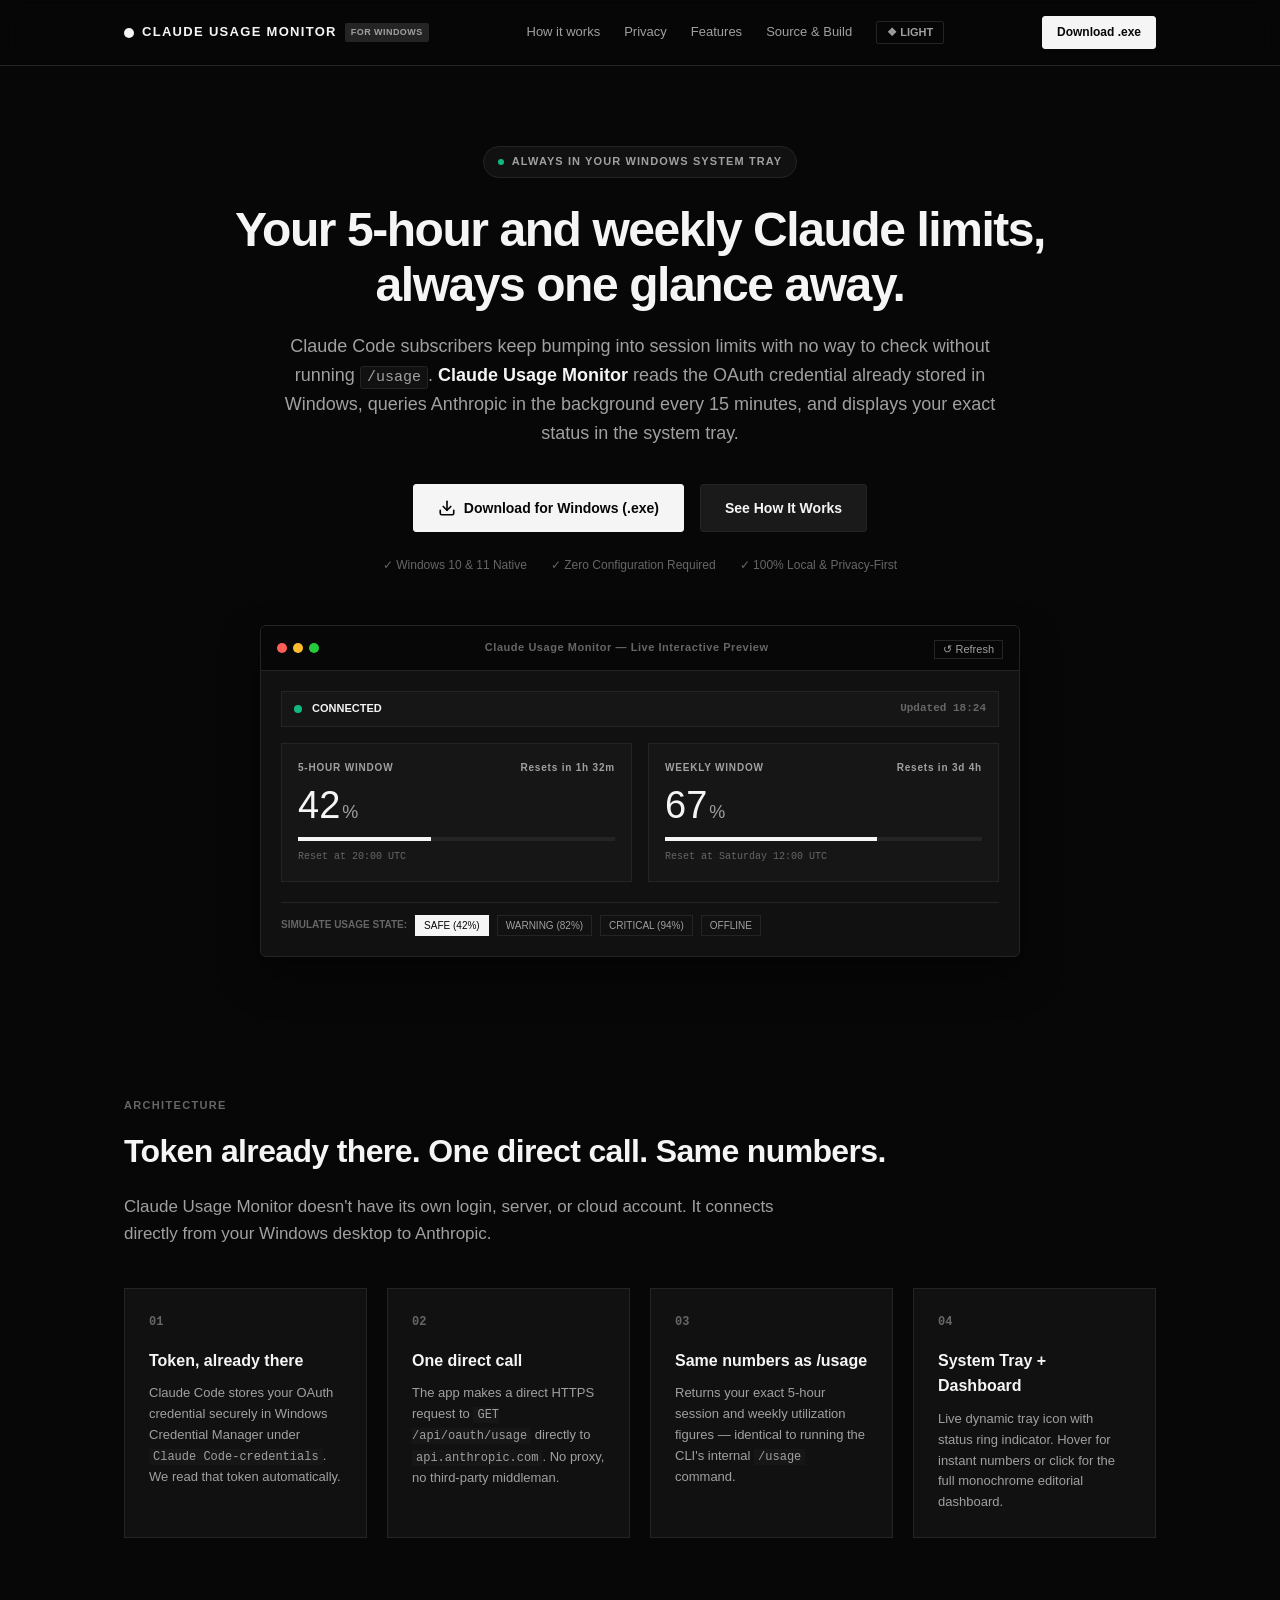
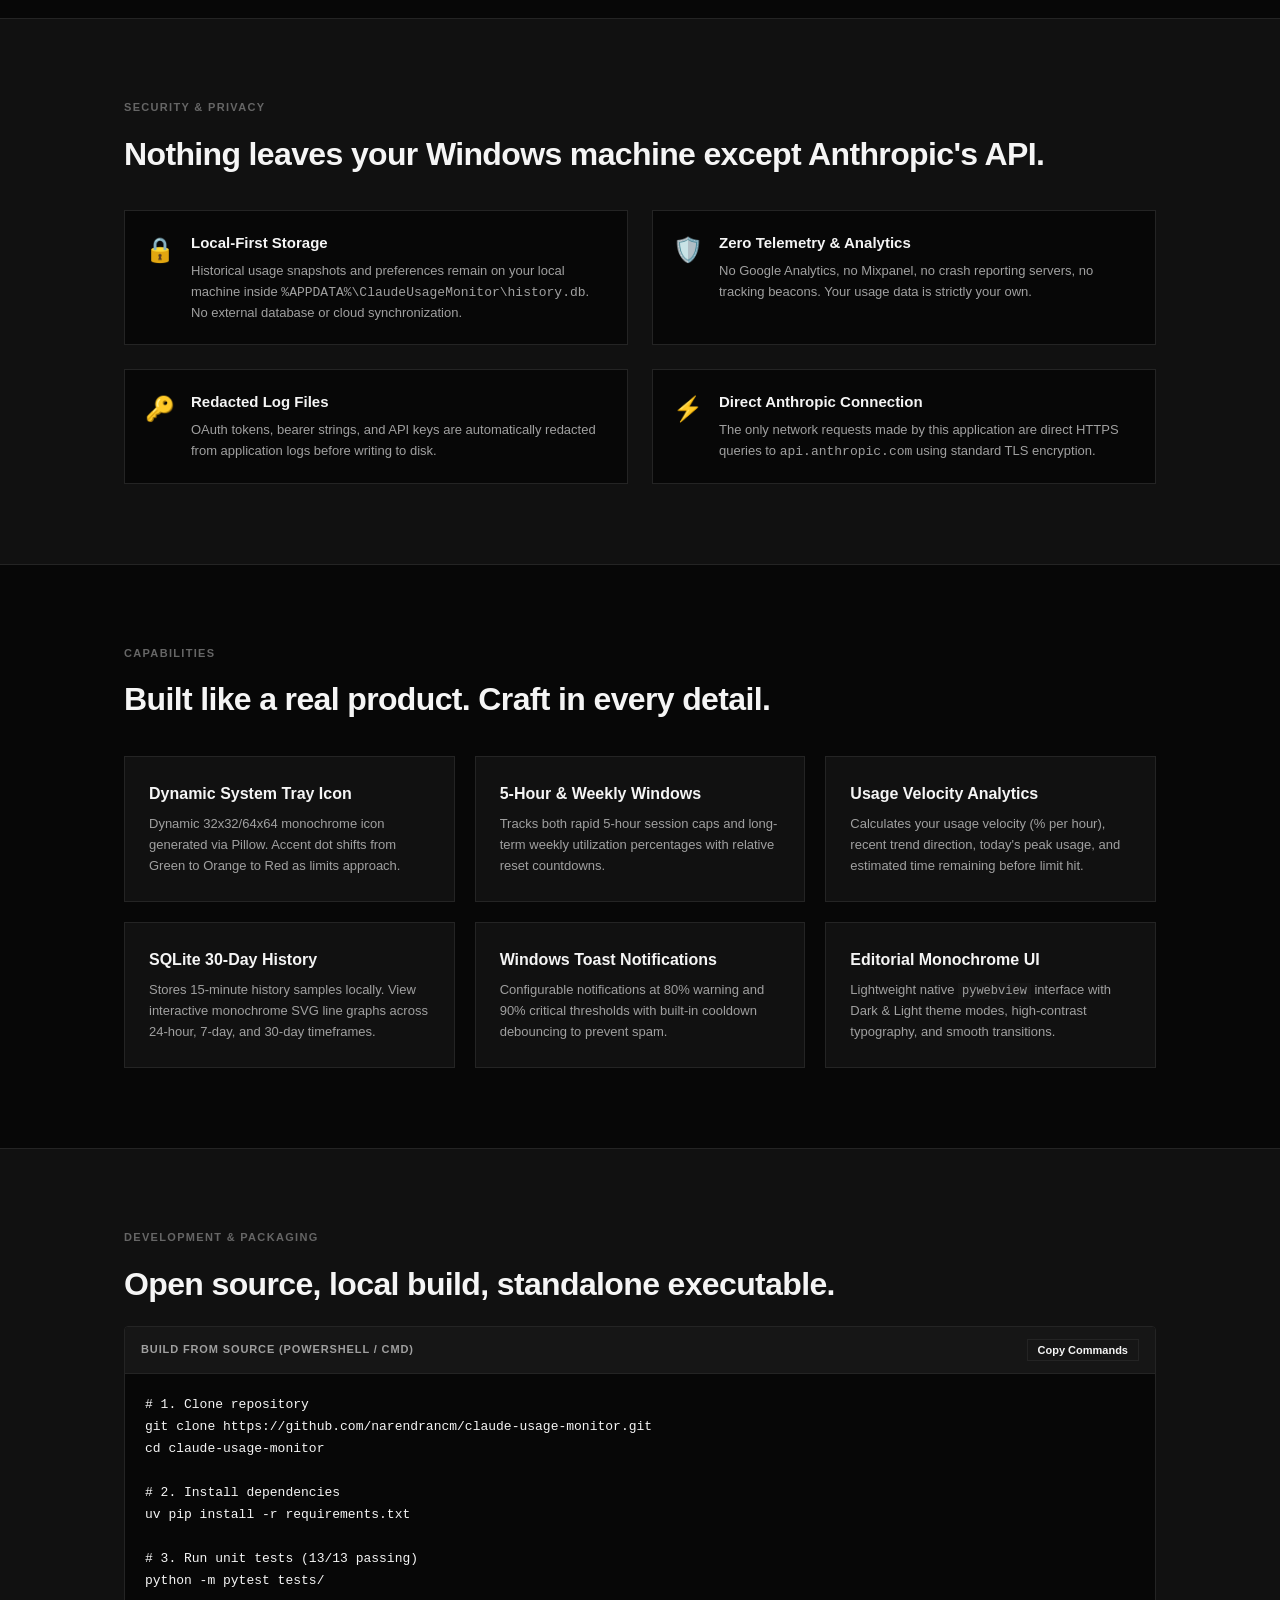
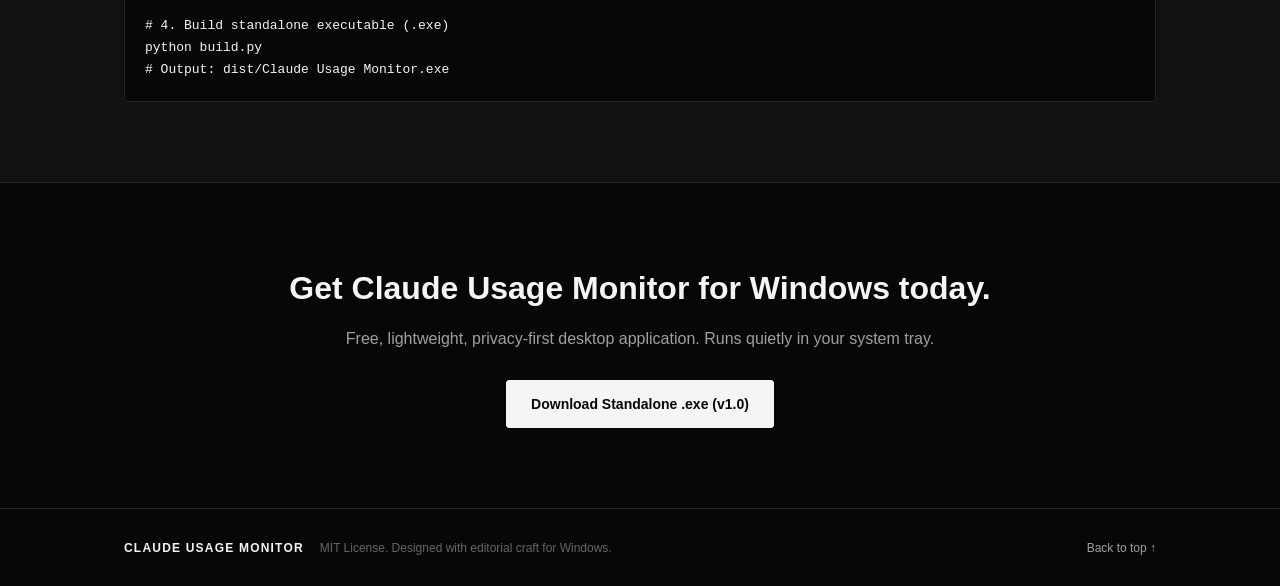
<file: website/index.html>
<!DOCTYPE html>
<html lang="en" data-theme="dark">
<head>
  <meta charset="UTF-8">
  <meta name="viewport" content="width=device-width, initial-scale=1.0">
  <title>Claude Usage Monitor for Windows — System Tray App for Claude Code Limits</title>
  <meta name="description" content="No more running /usage in terminal. Claude Usage Monitor reads the OAuth token Claude Code already stores in Windows Credential Manager and tracks your 5-hour and weekly limits in your system tray.">
  <meta name="keywords" content="Claude Code, Anthropic, Claude Usage, Windows System Tray, Developer Utility, Monochromatic UI">
  <link rel="stylesheet" href="style.css">
</head>
<body>
  <!-- Top Navigation Header -->
  <header class="site-header" id="top">
    <div class="container header-container">
      <a href="#top" class="brand-logo" id="brand-logo-link">
        <span class="brand-icon"></span>
        <span class="brand-name">CLAUDE USAGE MONITOR</span>
        <span class="platform-badge">FOR WINDOWS</span>
      </a>
      <nav class="nav-links">
        <a href="#how-it-works" class="nav-link" id="nav-how">How it works</a>
        <a href="#privacy" class="nav-link" id="nav-privacy">Privacy</a>
        <a href="#features" class="nav-link" id="nav-features">Features</a>
        <a href="#build" class="nav-link" id="nav-build">Source & Build</a>
        <button id="theme-toggle-btn" class="theme-toggle" aria-label="Toggle visual theme">
          <span id="theme-icon">❖</span> <span id="theme-text">LIGHT</span>
        </button>
      </nav>
      <div class="header-actions">
        <a href="#download" class="btn btn-sm btn-primary" id="header-download-btn">Download .exe</a>
      </div>
    </div>
  </header>

  <!-- Hero Section -->
  <section class="hero-section">
    <div class="container hero-container">
      <div class="hero-badge">
        <span class="status-dot"></span> ALWAYS IN YOUR WINDOWS SYSTEM TRAY
      </div>
      <h1 class="hero-title">Your 5-hour and weekly Claude limits, always one glance away.</h1>
      <p class="hero-subtitle">
        Claude Code subscribers keep bumping into session limits with no way to check without running <code>/usage</code>. 
        <strong>Claude Usage Monitor</strong> reads the OAuth credential already stored in Windows, queries Anthropic in the background every 15 minutes, and displays your exact status in the system tray.
      </p>

      <div class="hero-ctas">
        <a href="https://github.com/narendrancm/claude-usage-monitor/releases/download/v1.0.0/Claude.Usage.Monitor.exe" class="btn btn-lg btn-primary" id="hero-download-btn">
          <svg width="18" height="18" viewBox="0 0 24 24" fill="none" stroke="currentColor" stroke-width="2.2" stroke-linecap="round" stroke-linejoin="round"><path d="M21 15v4a2 2 0 0 1-2 2H5a2 2 0 0 1-2-2v-4"></path><polyline points="7 10 12 15 17 10"></polyline><line x1="12" y1="15" x2="12" y2="3"></line></svg>
          Download for Windows (.exe)
        </a>
        <a href="#how-it-works" class="btn btn-lg btn-secondary" id="hero-learn-btn">
          See How It Works
        </a>
      </div>

      <div class="hero-meta">
        <span>✓ Windows 10 & 11 Native</span>
        <span>✓ Zero Configuration Required</span>
        <span>✓ 100% Local & Privacy-First</span>
      </div>

      <!-- Interactive Mockup Demo -->
      <div class="demo-wrapper">
        <div class="mockup-frame">
          <div class="mockup-header">
            <div class="mockup-window-controls">
              <span class="control-dot red"></span>
              <span class="control-dot yellow"></span>
              <span class="control-dot green"></span>
            </div>
            <span class="mockup-title">Claude Usage Monitor — Live Interactive Preview</span>
            <div class="mockup-actions">
              <button id="demo-refresh-btn" class="mockup-btn">↺ Refresh</button>
            </div>
          </div>
          <div class="mockup-body">
            <!-- Simulated Overview Dashboard -->
            <div class="demo-status-bar">
              <div class="demo-dot safe" id="demo-dot"></div>
              <span id="demo-status-text">CONNECTED</span>
              <span class="demo-time" id="demo-time">Updated 18:24</span>
            </div>
            <div class="demo-grid">
              <div class="demo-card">
                <div class="demo-card-head">
                  <span>5-HOUR WINDOW</span>
                  <span id="demo-fh-reset">Resets in 1h 32m</span>
                </div>
                <div class="demo-val-row">
                  <span class="demo-val" id="demo-fh-num">42</span>
                  <span class="demo-pct">%</span>
                </div>
                <div class="demo-bar-track">
                  <div class="demo-bar-fill" id="demo-fh-fill" style="width: 42%;"></div>
                </div>
                <div class="demo-sub">Reset at 20:00 UTC</div>
              </div>

              <div class="demo-card">
                <div class="demo-card-head">
                  <span>WEEKLY WINDOW</span>
                  <span id="demo-sd-reset">Resets in 3d 4h</span>
                </div>
                <div class="demo-val-row">
                  <span class="demo-val" id="demo-sd-num">67</span>
                  <span class="demo-pct">%</span>
                </div>
                <div class="demo-bar-track">
                  <div class="demo-bar-fill" id="demo-sd-fill" style="width: 67%;"></div>
                </div>
                <div class="demo-sub">Reset at Saturday 12:00 UTC</div>
              </div>
            </div>

            <!-- Demo Interactive Controls -->
            <div class="demo-simulator-bar">
              <span>SIMULATE USAGE STATE:</span>
              <button class="sim-btn active" data-state="safe">SAFE (42%)</button>
              <button class="sim-btn" data-state="warning">WARNING (82%)</button>
              <button class="sim-btn" data-state="critical">CRITICAL (94%)</button>
              <button class="sim-btn" data-state="offline">OFFLINE</button>
            </div>
          </div>
        </div>
      </div>
    </div>
  </section>

  <!-- How It Works Section -->
  <section class="section" id="how-it-works">
    <div class="container">
      <div class="section-label">ARCHITECTURE</div>
      <h2 class="section-title">Token already there. One direct call. Same numbers.</h2>
      <p class="section-lead">
        Claude Usage Monitor doesn't have its own login, server, or cloud account. It connects directly from your Windows desktop to Anthropic.
      </p>

      <div class="steps-grid">
        <div class="step-card">
          <div class="step-number">01</div>
          <h3 class="step-title">Token, already there</h3>
          <p class="step-desc">
            Claude Code stores your OAuth credential securely in Windows Credential Manager under <code>Claude Code-credentials</code>. We read that token automatically.
          </p>
        </div>

        <div class="step-card">
          <div class="step-number">02</div>
          <h3 class="step-title">One direct call</h3>
          <p class="step-desc">
            The app makes a direct HTTPS request to <code>GET /api/oauth/usage</code> directly to <code>api.anthropic.com</code>. No proxy, no third-party middleman.
          </p>
        </div>

        <div class="step-card">
          <div class="step-number">03</div>
          <h3 class="step-title">Same numbers as /usage</h3>
          <p class="step-desc">
            Returns your exact 5-hour session and weekly utilization figures — identical to running the CLI's internal <code>/usage</code> command.
          </p>
        </div>

        <div class="step-card">
          <div class="step-number">04</div>
          <h3 class="step-title">System Tray + Dashboard</h3>
          <p class="step-desc">
            Live dynamic tray icon with status ring indicator. Hover for instant numbers or click for the full monochrome editorial dashboard.
          </p>
        </div>
      </div>
    </div>
  </section>

  <!-- Privacy & Security Section -->
  <section class="section section-alt" id="privacy">
    <div class="container">
      <div class="section-label">SECURITY & PRIVACY</div>
      <h2 class="section-title">Nothing leaves your Windows machine except Anthropic's API.</h2>
      
      <div class="privacy-box">
        <div class="privacy-feature">
          <div class="privacy-icon">🔒</div>
          <div>
            <h4>Local-First Storage</h4>
            <p>Historical usage snapshots and preferences remain on your local machine inside <code>%APPDATA%\ClaudeUsageMonitor\history.db</code>. No external database or cloud synchronization.</p>
          </div>
        </div>

        <div class="privacy-feature">
          <div class="privacy-icon">🛡️</div>
          <div>
            <h4>Zero Telemetry & Analytics</h4>
            <p>No Google Analytics, no Mixpanel, no crash reporting servers, no tracking beacons. Your usage data is strictly your own.</p>
          </div>
        </div>

        <div class="privacy-feature">
          <div class="privacy-icon">🔑</div>
          <div>
            <h4>Redacted Log Files</h4>
            <p>OAuth tokens, bearer strings, and API keys are automatically redacted from application logs before writing to disk.</p>
          </div>
        </div>

        <div class="privacy-feature">
          <div class="privacy-icon">⚡</div>
          <div>
            <h4>Direct Anthropic Connection</h4>
            <p>The only network requests made by this application are direct HTTPS queries to <code>api.anthropic.com</code> using standard TLS encryption.</p>
          </div>
        </div>
      </div>
    </div>
  </section>

  <!-- Features Section -->
  <section class="section" id="features">
    <div class="container">
      <div class="section-label">CAPABILITIES</div>
      <h2 class="section-title">Built like a real product. Craft in every detail.</h2>

      <div class="features-grid">
        <div class="feature-card">
          <h3 class="feature-title">Dynamic System Tray Icon</h3>
          <p class="feature-desc">Dynamic 32x32/64x64 monochrome icon generated via Pillow. Accent dot shifts from Green to Orange to Red as limits approach.</p>
        </div>

        <div class="feature-card">
          <h3 class="feature-title">5-Hour & Weekly Windows</h3>
          <p class="feature-desc">Tracks both rapid 5-hour session caps and long-term weekly utilization percentages with relative reset countdowns.</p>
        </div>

        <div class="feature-card">
          <h3 class="feature-title">Usage Velocity Analytics</h3>
          <p class="feature-desc">Calculates your usage velocity (% per hour), recent trend direction, today's peak usage, and estimated time remaining before limit hit.</p>
        </div>

        <div class="feature-card">
          <h3 class="feature-title">SQLite 30-Day History</h3>
          <p class="feature-desc">Stores 15-minute history samples locally. View interactive monochrome SVG line graphs across 24-hour, 7-day, and 30-day timeframes.</p>
        </div>

        <div class="feature-card">
          <h3 class="feature-title">Windows Toast Notifications</h3>
          <p class="feature-desc">Configurable notifications at 80% warning and 90% critical thresholds with built-in cooldown debouncing to prevent spam.</p>
        </div>

        <div class="feature-card">
          <h3 class="feature-title">Editorial Monochrome UI</h3>
          <p class="feature-desc">Lightweight native <code>pywebview</code> interface with Dark & Light theme modes, high-contrast typography, and smooth transitions.</p>
        </div>
      </div>
    </div>
  </section>

  <!-- Source & Build Section -->
  <section class="section section-alt" id="build">
    <div class="container">
      <div class="section-label">DEVELOPMENT & PACKAGING</div>
      <h2 class="section-title">Open source, local build, standalone executable.</h2>
      
      <div class="code-showcase">
        <div class="code-header">
          <span class="code-title">BUILD FROM SOURCE (POWERSHELL / CMD)</span>
          <button id="copy-code-btn" class="copy-btn">Copy Commands</button>
        </div>
        <pre class="code-block"><code id="code-content"># 1. Clone repository
git clone https://github.com/narendrancm/claude-usage-monitor.git
cd claude-usage-monitor

# 2. Install dependencies
uv pip install -r requirements.txt

# 3. Run unit tests (13/13 passing)
python -m pytest tests/

# 4. Build standalone executable (.exe)
python build.py
# Output: dist/Claude Usage Monitor.exe</code></pre>
      </div>
    </div>
  </section>

  <!-- Download CTA Banner -->
  <section class="download-banner" id="download">
    <div class="container download-container">
      <h2 class="download-title">Get Claude Usage Monitor for Windows today.</h2>
      <p class="download-desc">Free, lightweight, privacy-first desktop application. Runs quietly in your system tray.</p>
      <div class="download-ctas">
        <a href="https://github.com/narendrancm/claude-usage-monitor/releases/download/v1.0.0/Claude.Usage.Monitor.exe" class="btn btn-lg btn-primary" id="footer-download-btn">
          Download Standalone .exe (v1.0)
        </a>
      </div>
    </div>
  </section>

  <!-- Footer -->
  <footer class="site-footer">
    <div class="container footer-container">
      <div class="footer-left">
        <span class="footer-brand">CLAUDE USAGE MONITOR</span>
        <span class="footer-copy">MIT License. Designed with editorial craft for Windows.</span>
      </div>
      <div class="footer-right">
        <a href="#top">Back to top ↑</a>
      </div>
    </div>
  </footer>

  <script src="script.js"></script>
</body>
</html>
</file>
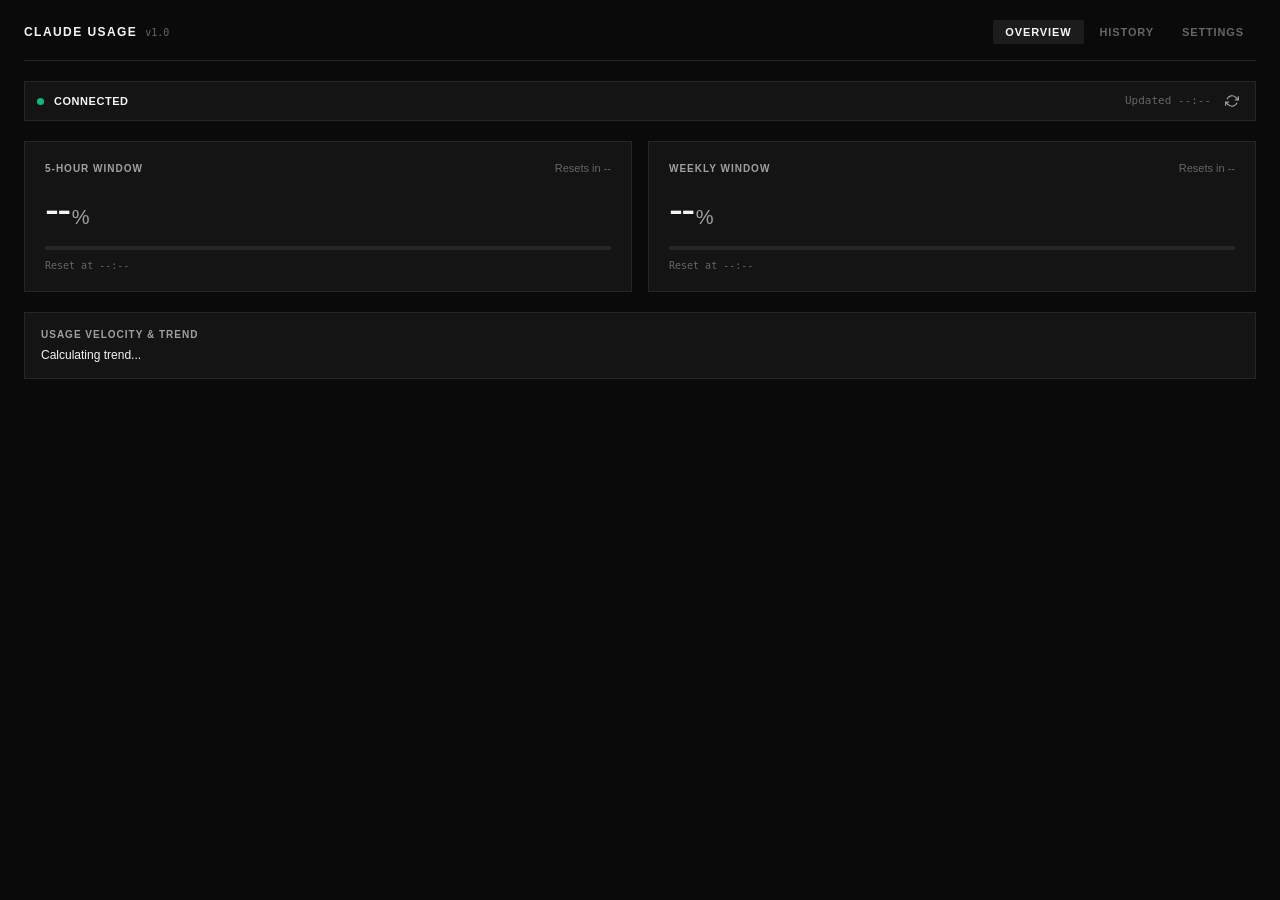
<file: ui/assets/index.html>
<!DOCTYPE html>
<html lang="en" data-theme="dark">
<head>
  <meta charset="UTF-8">
  <meta name="viewport" content="width=device-width, initial-scale=1.0">
  <title>Claude Usage Monitor</title>
  <link rel="stylesheet" href="style.css">
</head>
<body>
  <div class="app-container">
    <!-- Header Navigation -->
    <header class="app-header">
      <div class="brand">
        <span class="brand-title">CLAUDE USAGE</span>
        <span class="version-tag">v1.0</span>
      </div>
      <nav class="tab-nav">
        <button class="tab-btn active" data-tab="overview">OVERVIEW</button>
        <button class="tab-btn" data-tab="history">HISTORY</button>
        <button class="tab-btn" data-tab="settings">SETTINGS</button>
      </nav>
    </header>

    <!-- Main Content Panels -->
    <main class="content-area">
      <!-- OVERVIEW TAB -->
      <section id="tab-overview" class="tab-pane active">
        <!-- Status Banner -->
        <div class="status-banner" id="status-banner">
          <div class="status-indicator-dot" id="status-dot"></div>
          <span class="status-label" id="status-label">CONNECTED</span>
          <span class="status-timestamp" id="status-time">Updated --:--</span>
          <button class="icon-refresh-btn" id="btn-refresh" title="Refresh Now">
            <svg width="14" height="14" viewBox="0 0 24 24" fill="none" stroke="currentColor" stroke-width="2">
              <path d="M23 4v6h-6M1 20v-6h6"></path>
              <path d="M3.51 9a9 9 0 0 1 14.85-3.36L23 10M1 14l4.64 4.36A9 9 0 0 0 20.49 15"></path>
            </svg>
          </button>
        </div>

        <!-- Metric Grid -->
        <div class="editorial-grid">
          <!-- 5-Hour Window -->
          <div class="metric-card">
            <div class="metric-header">
              <span class="metric-title">5-HOUR WINDOW</span>
              <span class="metric-reset" id="fh-reset">Resets in --</span>
            </div>
            <div class="metric-value-display">
              <span class="metric-number" id="fh-val">--</span>
              <span class="metric-percent">%</span>
            </div>
            <div class="progress-bar-track">
              <div class="progress-bar-fill" id="fh-bar" style="width: 0%;"></div>
            </div>
            <div class="metric-subtext" id="fh-reset-exact">Reset at --:--</div>
          </div>

          <!-- Weekly Window -->
          <div class="metric-card">
            <div class="metric-header">
              <span class="metric-title">WEEKLY WINDOW</span>
              <span class="metric-reset" id="sd-reset">Resets in --</span>
            </div>
            <div class="metric-value-display">
              <span class="metric-number" id="sd-val">--</span>
              <span class="metric-percent">%</span>
            </div>
            <div class="progress-bar-track">
              <div class="progress-bar-fill" id="sd-bar" style="width: 0%;"></div>
            </div>
            <div class="metric-subtext" id="sd-reset-exact">Reset at --:--</div>
          </div>
        </div>

        <!-- Analytics Callout Banner -->
        <div class="analytics-callout" id="analytics-box">
          <div class="analytics-header">USAGE VELOCITY & TREND</div>
          <div class="analytics-body" id="analytics-summary">Calculating trend...</div>
        </div>
      </section>

      <!-- HISTORY TAB -->
      <section id="tab-history" class="tab-pane">
        <div class="section-title-bar">
          <span class="section-heading">USAGE HISTORY</span>
          <div class="time-range-picker">
            <button class="range-btn active" data-range="24">24H</button>
            <button class="range-btn" data-range="168">7D</button>
            <button class="range-btn" data-range="720">30D</button>
          </div>
        </div>

        <!-- SVG Chart Container -->
        <div class="chart-container">
          <svg id="history-chart" width="100%" height="220" viewBox="0 0 600 220" preserveAspectRatio="none">
            <!-- Grid lines & SVG path drawn by app.js -->
          </svg>
          <div class="chart-tooltip" id="chart-tooltip"></div>
        </div>

        <!-- Peak Stats Footer -->
        <div class="stats-row">
          <div class="stat-item">
            <span class="stat-label">PEAK TODAY (5-HR)</span>
            <span class="stat-value" id="stat-peak-5h">--%</span>
          </div>
          <div class="stat-item">
            <span class="stat-label">PEAK TODAY (WEEKLY)</span>
            <span class="stat-value" id="stat-peak-weekly">--%</span>
          </div>
          <div class="stat-item">
            <span class="stat-label">USAGE VELOCITY</span>
            <span class="stat-value" id="stat-velocity">--%/hr</span>
          </div>
        </div>
      </section>

      <!-- SETTINGS TAB -->
      <section id="tab-settings" class="tab-pane">
        <div class="section-title-bar">
          <span class="section-heading">PREFERENCES & SECURITY</span>
        </div>

        <form id="settings-form" class="settings-form">
          <div class="setting-row">
            <div class="setting-info">
              <label class="setting-title">Polling Interval</label>
              <span class="setting-desc">Frequency of automatic Anthropic API queries.</span>
            </div>
            <select id="setting-poll-interval" class="setting-control select-control">
              <option value="5">Every 5 minutes</option>
              <option value="15" selected>Every 15 minutes (Default)</option>
              <option value="30">Every 30 minutes</option>
              <option value="60">Every 1 hour</option>
            </select>
          </div>

          <div class="setting-row">
            <div class="setting-info">
              <label class="setting-title">Warning Threshold</label>
              <span class="setting-desc">Trigger warning state when utilization exceeds percentage.</span>
            </div>
            <input type="number" id="setting-warning-threshold" class="setting-control input-number" value="80" min="50" max="95">
          </div>

          <div class="setting-row">
            <div class="setting-info">
              <label class="setting-title">Critical Threshold</label>
              <span class="setting-desc">Trigger critical state when utilization exceeds percentage.</span>
            </div>
            <input type="number" id="setting-critical-threshold" class="setting-control input-number" value="90" min="60" max="99">
          </div>

          <div class="setting-row">
            <div class="setting-info">
              <label class="setting-title">Run at Startup</label>
              <span class="setting-desc">Automatically launch in Windows system tray when logging in.</span>
            </div>
            <label class="switch">
              <input type="checkbox" id="setting-startup">
              <span class="slider"></span>
            </label>
          </div>

          <div class="setting-row">
            <div class="setting-info">
              <label class="setting-title">Visual Theme</label>
              <span class="setting-desc">Toggle between Editorial Dark and Light monochrome modes.</span>
            </div>
            <button type="button" id="btn-theme-toggle" class="theme-toggle-btn">
              <span id="theme-toggle-label">DARK MODE</span>
            </button>
          </div>

          <div class="setting-row">
            <div class="setting-info">
              <label class="setting-title">OAuth Token Override</label>
              <span class="setting-desc">Optional token override stored securely in Windows Credential Manager.</span>
            </div>
            <input type="password" id="setting-custom-token" class="setting-control input-text" placeholder="Optional token override">
          </div>

          <div class="form-actions">
            <button type="submit" class="btn-primary">SAVE PREFERENCES</button>
            <span class="save-toast" id="save-toast">Saved</span>
          </div>
        </form>
      </section>
    </main>
  </div>
  <script src="app.js"></script>
</body>
</html>
</file>
<file: website/style.css>
/* CLAUDE USAGE MONITOR — LANDING WEBSITE STYLESHEET */

:root[data-theme="dark"] {
  --bg-main: #070707;
  --bg-alt: #111111;
  --bg-card: #161616;
  --border: #242424;
  --border-hover: #444444;
  --text-main: #f5f5f5;
  --text-sub: #a0a0a0;
  --text-muted: #666666;
  --btn-bg: #f5f5f5;
  --btn-text: #070707;
  --btn-sec-bg: #1a1a1a;
  --btn-sec-text: #f5f5f5;
  --status-safe: #10b981;
  --status-warning: #f59e0b;
  --status-critical: #ef4444;
  --status-offline: #737373;
}

:root[data-theme="light"] {
  --bg-main: #f8f8f8;
  --bg-alt: #ffffff;
  --bg-card: #f1f1f1;
  --border: #e2e2e2;
  --border-hover: #cccccc;
  --text-main: #0a0a0a;
  --text-sub: #555555;
  --text-muted: #888888;
  --btn-bg: #070707;
  --btn-text: #ffffff;
  --btn-sec-bg: #e5e5e5;
  --btn-sec-text: #0a0a0a;
  --status-safe: #059669;
  --status-warning: #d97706;
  --status-critical: #dc2626;
  --status-offline: #9ca3af;
}

* {
  box-sizing: border-box;
  margin: 0;
  padding: 0;
  font-family: -apple-system, BlinkMacSystemFont, "SF Pro Display", "Segoe UI", Roboto, sans-serif;
  -webkit-font-smoothing: antialiased;
}

html {
  scroll-behavior: smooth;
}

body {
  background-color: var(--bg-main);
  color: var(--text-main);
  line-height: 1.6;
  font-size: 15px;
  transition: background-color 250ms ease, color 250ms ease;
}

code, pre, .mono {
  font-family: 'JetBrains Mono', 'Cascadia Code', Consolas, monospace;
}

.container {
  max-width: 1080px;
  margin: 0 auto;
  padding: 0 24px;
}

/* HEADER */
.site-header {
  position: sticky;
  top: 0;
  z-index: 100;
  background-color: rgba(7, 7, 7, 0.85);
  backdrop-filter: blur(12px);
  border-bottom: 1px solid var(--border);
  padding: 16px 0;
  transition: background-color 250ms ease;
}

[data-theme="light"] .site-header {
  background-color: rgba(248, 248, 248, 0.85);
}

.header-container {
  display: flex;
  align-items: center;
  justify-content: space-between;
}

.brand-logo {
  display: flex;
  align-items: center;
  gap: 8px;
  text-decoration: none;
  color: var(--text-main);
}

.brand-icon {
  width: 10px;
  height: 10px;
  border-radius: 50%;
  background-color: var(--text-main);
  display: inline-block;
}

.brand-name {
  font-size: 13px;
  font-weight: 700;
  letter-spacing: 0.1em;
}

.platform-badge {
  font-size: 9px;
  font-weight: 700;
  background-color: var(--border);
  color: var(--text-sub);
  padding: 2px 6px;
  border-radius: 2px;
  letter-spacing: 0.05em;
}

.nav-links {
  display: flex;
  align-items: center;
  gap: 24px;
}

.nav-link {
  color: var(--text-sub);
  text-decoration: none;
  font-size: 13px;
  font-weight: 500;
  transition: color 150ms ease;
}

.nav-link:hover {
  color: var(--text-main);
}

.theme-toggle {
  background: transparent;
  border: 1px solid var(--border);
  color: var(--text-sub);
  padding: 4px 10px;
  font-size: 11px;
  font-weight: 600;
  cursor: pointer;
  border-radius: 2px;
  transition: all 150ms ease;
}

.theme-toggle:hover {
  color: var(--text-main);
  border-color: var(--border-hover);
}

/* BUTTONS */
.btn {
  display: inline-flex;
  align-items: center;
  justify-content: center;
  gap: 8px;
  text-decoration: none;
  font-weight: 600;
  border-radius: 3px;
  cursor: pointer;
  transition: all 150ms ease;
}

.btn-sm {
  padding: 6px 14px;
  font-size: 12px;
}

.btn-lg {
  padding: 12px 24px;
  font-size: 14px;
}

.btn-primary {
  background-color: var(--btn-bg);
  color: var(--btn-text);
  border: 1px solid var(--btn-bg);
}

.btn-primary:hover {
  opacity: 0.9;
  transform: translateY(-1px);
}

.btn-secondary {
  background-color: var(--btn-sec-bg);
  color: var(--btn-sec-text);
  border: 1px solid var(--border);
}

.btn-secondary:hover {
  border-color: var(--border-hover);
  transform: translateY(-1px);
}

/* HERO SECTION */
.hero-section {
  padding: 80px 0 60px;
  text-align: center;
}

.hero-badge {
  display: inline-flex;
  align-items: center;
  gap: 8px;
  font-size: 11px;
  font-weight: 700;
  letter-spacing: 0.1em;
  color: var(--text-sub);
  background-color: var(--bg-alt);
  border: 1px solid var(--border);
  padding: 6px 14px;
  border-radius: 20px;
  margin-bottom: 24px;
}

.status-dot {
  width: 6px;
  height: 6px;
  border-radius: 50%;
  background-color: var(--status-safe);
}

.hero-title {
  font-size: 48px;
  font-weight: 700;
  line-height: 1.15;
  letter-spacing: -0.03em;
  max-width: 840px;
  margin: 0 auto 20px;
}

.hero-subtitle {
  font-size: 18px;
  color: var(--text-sub);
  max-width: 720px;
  margin: 0 auto 36px;
  font-weight: 400;
}

.hero-subtitle strong {
  color: var(--text-main);
}

.hero-subtitle code {
  background-color: var(--bg-alt);
  border: 1px solid var(--border);
  padding: 2px 6px;
  font-size: 15px;
  border-radius: 3px;
}

.hero-ctas {
  display: flex;
  justify-content: center;
  gap: 16px;
  margin-bottom: 24px;
}

.hero-meta {
  display: flex;
  justify-content: center;
  gap: 24px;
  font-size: 12px;
  color: var(--text-muted);
}

/* INTERACTIVE DEMO MOCKUP */
.demo-wrapper {
  margin-top: 50px;
  padding: 0 10px;
}

.mockup-frame {
  background-color: var(--bg-alt);
  border: 1px solid var(--border);
  border-radius: 6px;
  overflow: hidden;
  max-width: 760px;
  margin: 0 auto;
  box-shadow: 0 20px 40px rgba(0,0,0,0.4);
  text-align: left;
}

.mockup-header {
  display: flex;
  align-items: center;
  justify-content: space-between;
  padding: 10px 16px;
  background-color: var(--bg-main);
  border-bottom: 1px solid var(--border);
}

.mockup-window-controls {
  display: flex;
  gap: 6px;
}

.control-dot {
  width: 10px;
  height: 10px;
  border-radius: 50%;
}
.control-dot.red { background-color: #ff5f56; }
.control-dot.yellow { background-color: #ffbd2e; }
.control-dot.green { background-color: #27c93f; }

.mockup-title {
  font-size: 11px;
  font-weight: 600;
  letter-spacing: 0.05em;
  color: var(--text-muted);
}

.mockup-btn {
  background: transparent;
  border: 1px solid var(--border);
  color: var(--text-sub);
  font-size: 11px;
  padding: 2px 8px;
  cursor: pointer;
}

.mockup-body {
  padding: 20px;
}

.demo-status-bar {
  display: flex;
  align-items: center;
  gap: 10px;
  padding: 8px 12px;
  background-color: var(--bg-card);
  border: 1px solid var(--border);
  margin-bottom: 16px;
  font-size: 11px;
  font-weight: 600;
}

.demo-dot {
  width: 8px;
  height: 8px;
  border-radius: 50%;
  transition: background-color 200ms ease;
}
.demo-dot.safe { background-color: var(--status-safe); }
.demo-dot.warning { background-color: var(--status-warning); }
.demo-dot.critical { background-color: var(--status-critical); }
.demo-dot.offline { background-color: var(--status-offline); }

.demo-time {
  margin-left: auto;
  color: var(--text-muted);
  font-family: monospace;
}

.demo-grid {
  display: grid;
  grid-template-columns: 1fr 1fr;
  gap: 16px;
  margin-bottom: 20px;
}

.demo-card {
  background-color: var(--bg-card);
  border: 1px solid var(--border);
  padding: 16px;
}

.demo-card-head {
  display: flex;
  justify-content: space-between;
  font-size: 10px;
  font-weight: 700;
  letter-spacing: 0.08em;
  color: var(--text-sub);
  margin-bottom: 10px;
}

.demo-val-row {
  display: flex;
  align-items: baseline;
  margin-bottom: 10px;
}

.demo-val {
  font-size: 38px;
  font-weight: 300;
  line-height: 1;
}

.demo-pct {
  font-size: 18px;
  color: var(--text-sub);
  margin-left: 2px;
}

.demo-bar-track {
  width: 100%;
  height: 4px;
  background-color: var(--border);
  margin-bottom: 8px;
}

.demo-bar-fill {
  height: 100%;
  background-color: var(--text-main);
  transition: width 300ms ease;
}

.demo-sub {
  font-size: 10px;
  color: var(--text-muted);
  font-family: monospace;
}

.demo-simulator-bar {
  display: flex;
  align-items: center;
  gap: 8px;
  padding-top: 12px;
  border-top: 1px solid var(--border);
  font-size: 10px;
  font-weight: 700;
  color: var(--text-muted);
}

.sim-btn {
  background: transparent;
  border: 1px solid var(--border);
  color: var(--text-sub);
  font-size: 10px;
  padding: 4px 8px;
  cursor: pointer;
  transition: all 150ms ease;
}

.sim-btn.active, .sim-btn:hover {
  background-color: var(--text-main);
  color: var(--bg-main);
  border-color: var(--text-main);
}

/* SECTIONS */
.section {
  padding: 80px 0;
}

.section-alt {
  background-color: var(--bg-alt);
  border-top: 1px solid var(--border);
  border-bottom: 1px solid var(--border);
}

.section-label {
  font-size: 11px;
  font-weight: 700;
  letter-spacing: 0.12em;
  color: var(--text-muted);
  margin-bottom: 12px;
}

.section-title {
  font-size: 32px;
  font-weight: 700;
  letter-spacing: -0.02em;
  margin-bottom: 16px;
}

.section-lead {
  font-size: 17px;
  color: var(--text-sub);
  max-width: 680px;
  margin-bottom: 40px;
}

/* STEPS GRID */
.steps-grid {
  display: grid;
  grid-template-columns: repeat(4, 1fr);
  gap: 20px;
}

.step-card {
  background-color: var(--bg-alt);
  border: 1px solid var(--border);
  padding: 24px;
}

.step-number {
  font-size: 12px;
  font-weight: 700;
  font-family: monospace;
  color: var(--text-muted);
  margin-bottom: 16px;
}

.step-title {
  font-size: 16px;
  font-weight: 600;
  margin-bottom: 10px;
}

.step-desc {
  font-size: 13px;
  color: var(--text-sub);
}

.step-desc code {
  background-color: var(--bg-card);
  padding: 1px 4px;
  font-size: 12px;
}

/* PRIVACY BOX */
.privacy-box {
  display: grid;
  grid-template-columns: 1fr 1fr;
  gap: 24px;
  margin-top: 30px;
}

.privacy-feature {
  display: flex;
  gap: 16px;
  background-color: var(--bg-main);
  border: 1px solid var(--border);
  padding: 20px;
}

.privacy-icon {
  font-size: 24px;
}

.privacy-feature h4 {
  font-size: 15px;
  font-weight: 600;
  margin-bottom: 6px;
}

.privacy-feature p {
  font-size: 13px;
  color: var(--text-sub);
}

/* FEATURES GRID */
.features-grid {
  display: grid;
  grid-template-columns: repeat(3, 1fr);
  gap: 20px;
  margin-top: 30px;
}

.feature-card {
  background-color: var(--bg-alt);
  border: 1px solid var(--border);
  padding: 24px;
}

.feature-title {
  font-size: 16px;
  font-weight: 600;
  margin-bottom: 8px;
}

.feature-desc {
  font-size: 13px;
  color: var(--text-sub);
}

.feature-desc code {
  background-color: var(--bg-card);
  padding: 1px 4px;
  font-size: 12px;
}

/* CODE SHOWCASE */
.code-showcase {
  background-color: var(--bg-main);
  border: 1px solid var(--border);
  border-radius: 4px;
  overflow: hidden;
}

.code-header {
  display: flex;
  justify-content: space-between;
  align-items: center;
  padding: 12px 16px;
  background-color: var(--bg-card);
  border-bottom: 1px solid var(--border);
}

.code-title {
  font-size: 11px;
  font-weight: 700;
  letter-spacing: 0.08em;
  color: var(--text-sub);
}

.copy-btn {
  background: transparent;
  border: 1px solid var(--border);
  color: var(--text-main);
  font-size: 11px;
  font-weight: 600;
  padding: 4px 10px;
  cursor: pointer;
}

.code-block {
  padding: 20px;
  font-size: 13px;
  color: var(--text-main);
  overflow-x: auto;
  line-height: 1.7;
}

/* DOWNLOAD BANNER */
.download-banner {
  padding: 80px 0;
  text-align: center;
  background-color: var(--bg-main);
}

.download-title {
  font-size: 32px;
  font-weight: 700;
  margin-bottom: 12px;
}

.download-desc {
  font-size: 16px;
  color: var(--text-sub);
  margin-bottom: 28px;
}

/* FOOTER */
.site-footer {
  border-top: 1px solid var(--border);
  padding: 30px 0;
  font-size: 12px;
  color: var(--text-muted);
}

.footer-container {
  display: flex;
  justify-content: space-between;
  align-items: center;
}

.footer-left {
  display: flex;
  gap: 16px;
  align-items: center;
}

.footer-brand {
  font-weight: 700;
  letter-spacing: 0.1em;
  color: var(--text-main);
}

.footer-right a {
  color: var(--text-sub);
  text-decoration: none;
}

.footer-right a:hover {
  color: var(--text-main);
}

/* RESPONSIVE */
@media (max-width: 860px) {
  .hero-title { font-size: 32px; }
  .steps-grid, .features-grid, .privacy-box { grid-template-columns: 1fr; }
  .editorial-grid, .demo-grid { grid-template-columns: 1fr; }
  .nav-links { display: none; }
}
</file>
<file: ui/assets/style.css>
/* EDITORIAL MONOCHROME STYLESHEET */

:root[data-theme="dark"] {
  --bg-primary: #0a0a0a;
  --bg-surface: #141414;
  --bg-card: #1c1c1c;
  --border: #262626;
  --border-focus: #444444;
  --text-main: #f5f5f5;
  --text-sub: #a0a0a0;
  --text-muted: #666666;
  --accent-bar: #ffffff;
  --status-safe: #10b981;
  --status-warning: #f59e0b;
  --status-critical: #ef4444;
  --status-offline: #737373;
}

:root[data-theme="light"] {
  --bg-primary: #f7f7f7;
  --bg-surface: #ffffff;
  --bg-card: #f0f0f0;
  --border: #e0e0e0;
  --border-focus: #cccccc;
  --text-main: #0a0a0a;
  --text-sub: #555555;
  --text-muted: #888888;
  --accent-bar: #000000;
  --status-safe: #059669;
  --status-warning: #d97706;
  --status-critical: #dc2626;
  --status-offline: #9ca3af;
}

* {
  box-sizing: border-box;
  margin: 0;
  padding: 0;
  user-select: none;
  font-family: -apple-system, BlinkMacSystemFont, "Segoe UI", Roboto, "Helvetica Neue", sans-serif;
  -webkit-font-smoothing: antialiased;
}

body {
  background-color: var(--bg-primary);
  color: var(--text-main);
  font-size: 13px;
  line-height: 1.5;
  overflow: hidden;
  transition: background-color 200ms ease, color 200ms ease;
}

.app-container {
  display: flex;
  flex-direction: column;
  height: 100vh;
  padding: 20px 24px;
}

/* HEADER NAVIGATION */
.app-header {
  display: flex;
  align-items: center;
  justify-content: space-between;
  padding-bottom: 16px;
  border-bottom: 1px solid var(--border);
}

.brand {
  display: flex;
  align-items: center;
  gap: 8px;
}

.brand-title {
  font-size: 12px;
  font-weight: 700;
  letter-spacing: 0.12em;
  color: var(--text-main);
}

.version-tag {
  font-size: 10px;
  font-family: 'JetBrains Mono', Consolas, monospace;
  color: var(--text-muted);
}

.tab-nav {
  display: flex;
  gap: 4px;
}

.tab-btn {
  background: transparent;
  border: none;
  color: var(--text-muted);
  font-size: 11px;
  font-weight: 600;
  letter-spacing: 0.08em;
  padding: 6px 12px;
  cursor: pointer;
  border-radius: 2px;
  transition: color 150ms ease, background-color 150ms ease;
}

.tab-btn:hover {
  color: var(--text-main);
  background-color: var(--bg-surface);
}

.tab-btn.active {
  color: var(--text-main);
  background-color: var(--bg-card);
}

/* CONTENT AREA */
.content-area {
  flex: 1;
  padding-top: 20px;
  overflow-y: auto;
}

.tab-pane {
  display: none;
  opacity: 0;
  transition: opacity 200ms ease-out;
}

.tab-pane.active {
  display: block;
  opacity: 1;
}

/* STATUS BANNER */
.status-banner {
  display: flex;
  align-items: center;
  gap: 10px;
  padding: 8px 12px;
  background-color: var(--bg-surface);
  border: 1px solid var(--border);
  margin-bottom: 20px;
}

.status-indicator-dot {
  width: 7px;
  height: 7px;
  border-radius: 50%;
  background-color: var(--status-safe);
  transition: background-color 200ms ease;
}

.status-label {
  font-size: 11px;
  font-weight: 600;
  letter-spacing: 0.05em;
  color: var(--text-main);
}

.status-timestamp {
  font-size: 11px;
  font-family: monospace;
  color: var(--text-muted);
  margin-left: auto;
}

.icon-refresh-btn {
  background: transparent;
  border: none;
  color: var(--text-sub);
  cursor: pointer;
  padding: 4px;
  display: flex;
  align-items: center;
  justify-content: center;
  transition: color 150ms ease, transform 300ms ease;
}

.icon-refresh-btn:hover {
  color: var(--text-main);
  transform: rotate(90deg);
}

/* EDITORIAL GRID & METRIC CARDS */
.editorial-grid {
  display: grid;
  grid-template-columns: 1fr 1fr;
  gap: 16px;
  margin-bottom: 20px;
}

.metric-card {
  background-color: var(--bg-surface);
  border: 1px solid var(--border);
  padding: 18px 20px;
  display: flex;
  flex-direction: column;
}

.metric-header {
  display: flex;
  justify-content: space-between;
  align-items: baseline;
  margin-bottom: 12px;
}

.metric-title {
  font-size: 10px;
  font-weight: 700;
  letter-spacing: 0.1em;
  color: var(--text-sub);
}

.metric-reset {
  font-size: 11px;
  font-weight: 500;
  color: var(--text-muted);
}

.metric-value-display {
  display: flex;
  align-items: baseline;
  margin-bottom: 14px;
}

.metric-number {
  font-size: 42px;
  font-weight: 300;
  letter-spacing: -0.04em;
  line-height: 1;
  color: var(--text-main);
  font-family: -apple-system, BlinkMacSystemFont, "SF Pro Display", sans-serif;
}

.metric-percent {
  font-size: 20px;
  font-weight: 400;
  color: var(--text-sub);
  margin-left: 2px;
}

.progress-bar-track {
  width: 100%;
  height: 4px;
  background-color: var(--border);
  overflow: hidden;
  margin-bottom: 8px;
}

.progress-bar-fill {
  height: 100%;
  background-color: var(--accent-bar);
  transition: width 300ms cubic-bezier(0.4, 0, 0.2, 1);
}

.metric-subtext {
  font-size: 10px;
  color: var(--text-muted);
  font-family: monospace;
}

/* ANALYTICS CALLOUT */
.analytics-callout {
  background-color: var(--bg-surface);
  border: 1px solid var(--border);
  padding: 14px 16px;
}

.analytics-header {
  font-size: 10px;
  font-weight: 700;
  letter-spacing: 0.1em;
  color: var(--text-sub);
  margin-bottom: 4px;
}

.analytics-body {
  font-size: 12px;
  color: var(--text-main);
}

/* HISTORY TAB */
.section-title-bar {
  display: flex;
  justify-content: space-between;
  align-items: center;
  margin-bottom: 16px;
}

.section-heading {
  font-size: 11px;
  font-weight: 700;
  letter-spacing: 0.1em;
  color: var(--text-sub);
}

.time-range-picker {
  display: flex;
  gap: 4px;
}

.range-btn {
  background: transparent;
  border: 1px solid var(--border);
  color: var(--text-muted);
  font-size: 10px;
  font-weight: 600;
  padding: 3px 8px;
  cursor: pointer;
  transition: all 150ms ease;
}

.range-btn.active, .range-btn:hover {
  color: var(--text-main);
  background-color: var(--bg-card);
  border-color: var(--border-focus);
}

.chart-container {
  background-color: var(--bg-surface);
  border: 1px solid var(--border);
  padding: 16px;
  margin-bottom: 16px;
  position: relative;
}

.stats-row {
  display: grid;
  grid-template-columns: 1fr 1fr 1fr;
  gap: 12px;
}

.stat-item {
  background-color: var(--bg-surface);
  border: 1px solid var(--border);
  padding: 12px;
}

.stat-label {
  display: block;
  font-size: 9px;
  font-weight: 700;
  letter-spacing: 0.08em;
  color: var(--text-muted);
  margin-bottom: 4px;
}

.stat-value {
  font-size: 18px;
  font-weight: 400;
  color: var(--text-main);
  font-family: monospace;
}

/* SETTINGS TAB */
.settings-form {
  display: flex;
  flex-direction: column;
  gap: 16px;
}

.setting-row {
  display: flex;
  align-items: center;
  justify-content: space-between;
  padding-bottom: 14px;
  border-bottom: 1px solid var(--border);
}

.setting-info {
  display: flex;
  flex-direction: column;
  max-width: 65%;
}

.setting-title {
  font-size: 12px;
  font-weight: 600;
  color: var(--text-main);
}

.setting-desc {
  font-size: 11px;
  color: var(--text-muted);
}

.setting-control {
  background-color: var(--bg-surface);
  border: 1px solid var(--border);
  color: var(--text-main);
  padding: 6px 10px;
  font-size: 12px;
  outline: none;
  transition: border-color 150ms ease;
}

.setting-control:focus {
  border-color: var(--border-focus);
}

.select-control {
  cursor: pointer;
}

.input-number {
  width: 70px;
  text-align: right;
}

.input-text {
  width: 180px;
}

/* TOGGLE SWITCH */
.switch {
  position: relative;
  display: inline-block;
  width: 36px;
  height: 20px;
}

.switch input {
  opacity: 0;
  width: 0;
  height: 0;
}

.slider {
  position: absolute;
  cursor: pointer;
  top: 0; left: 0; right: 0; bottom: 0;
  background-color: var(--border);
  transition: 200ms;
}

.slider:before {
  position: absolute;
  content: "";
  height: 14px;
  width: 14px;
  left: 3px;
  bottom: 3px;
  background-color: var(--text-main);
  transition: 200ms;
}

input:checked + .slider {
  background-color: var(--text-sub);
}

input:checked + .slider:before {
  transform: translateX(16px);
}

.theme-toggle-btn {
  background-color: var(--bg-surface);
  border: 1px solid var(--border);
  color: var(--text-main);
  font-size: 10px;
  font-weight: 700;
  letter-spacing: 0.08em;
  padding: 6px 12px;
  cursor: pointer;
  transition: all 150ms ease;
}

.theme-toggle-btn:hover {
  background-color: var(--bg-card);
}

.form-actions {
  display: flex;
  align-items: center;
  gap: 12px;
  margin-top: 10px;
}

.btn-primary {
  background-color: var(--text-main);
  color: var(--bg-primary);
  border: none;
  font-size: 11px;
  font-weight: 700;
  letter-spacing: 0.08em;
  padding: 8px 16px;
  cursor: pointer;
  transition: opacity 150ms ease;
}

.btn-primary:hover {
  opacity: 0.88;
}

.save-toast {
  font-size: 11px;
  color: var(--status-safe);
  opacity: 0;
  transition: opacity 200ms ease;
}

.save-toast.show {
  opacity: 1;
}
</file>
